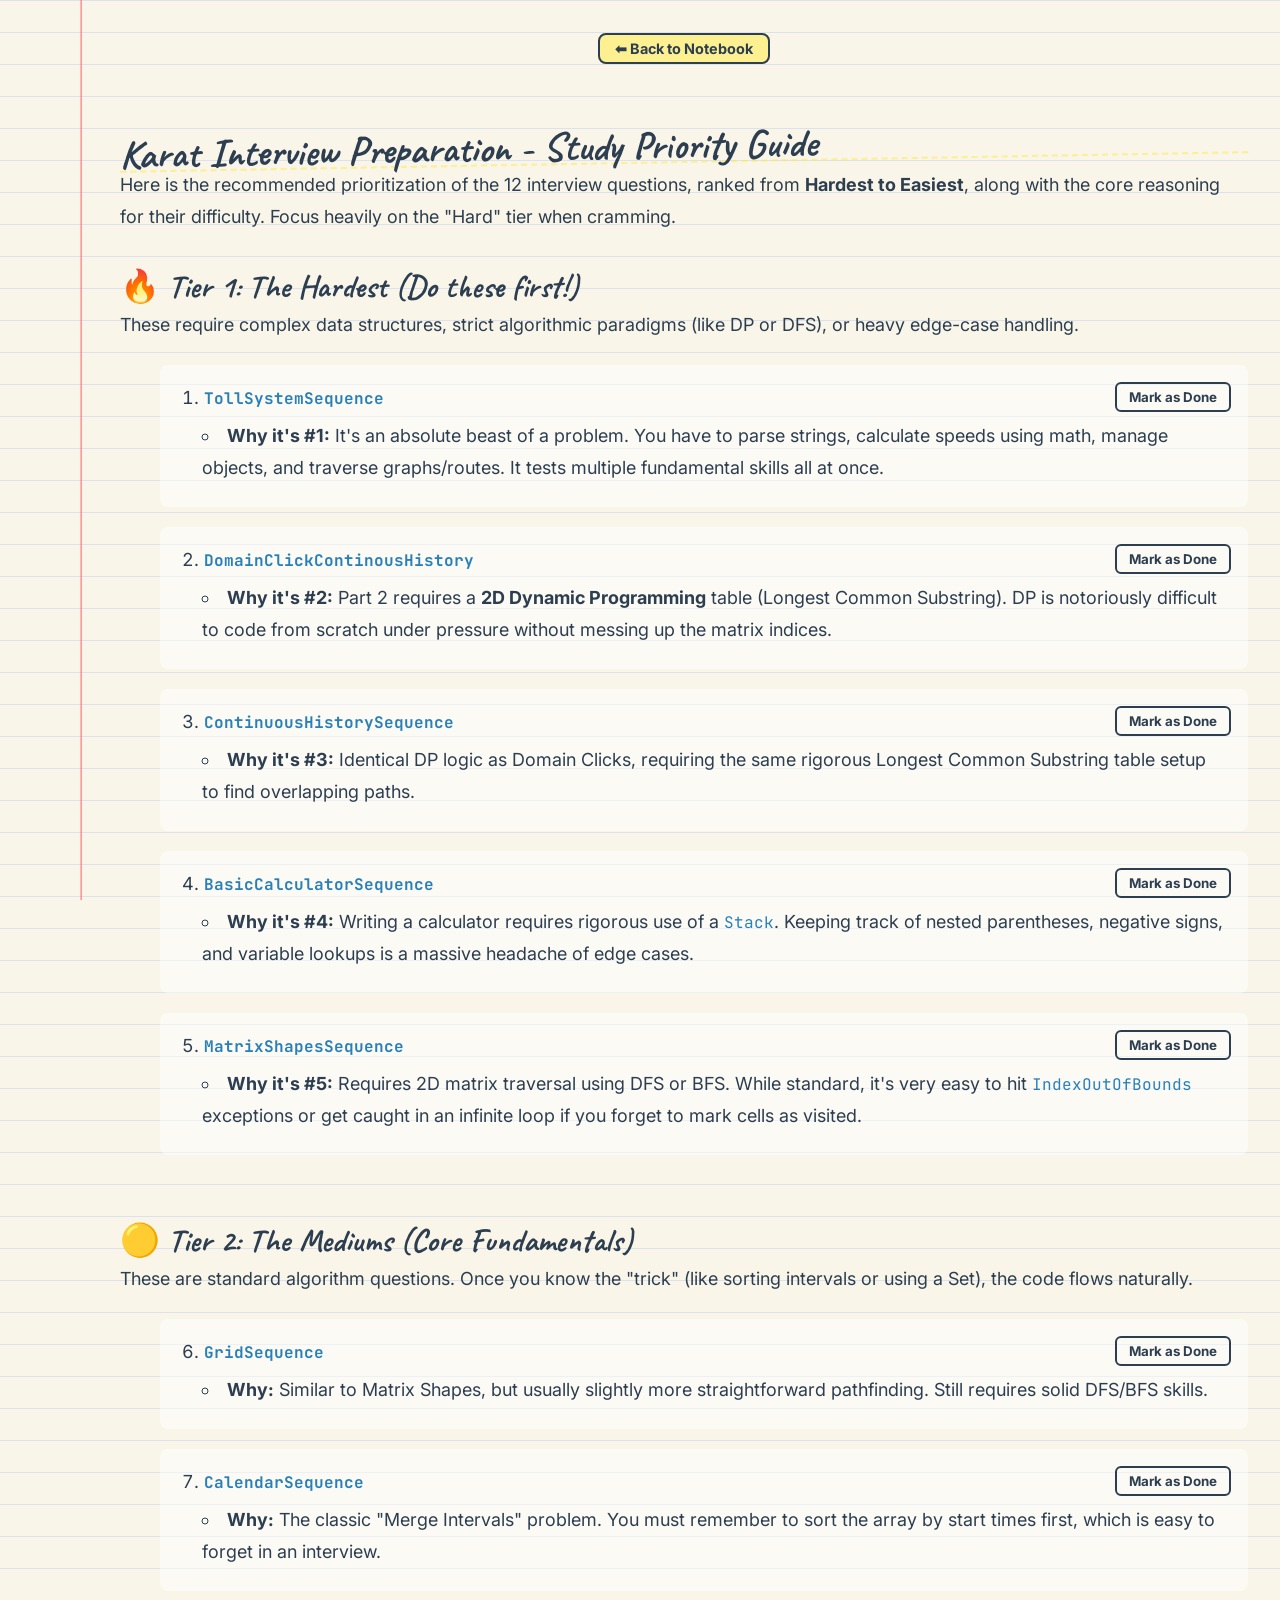
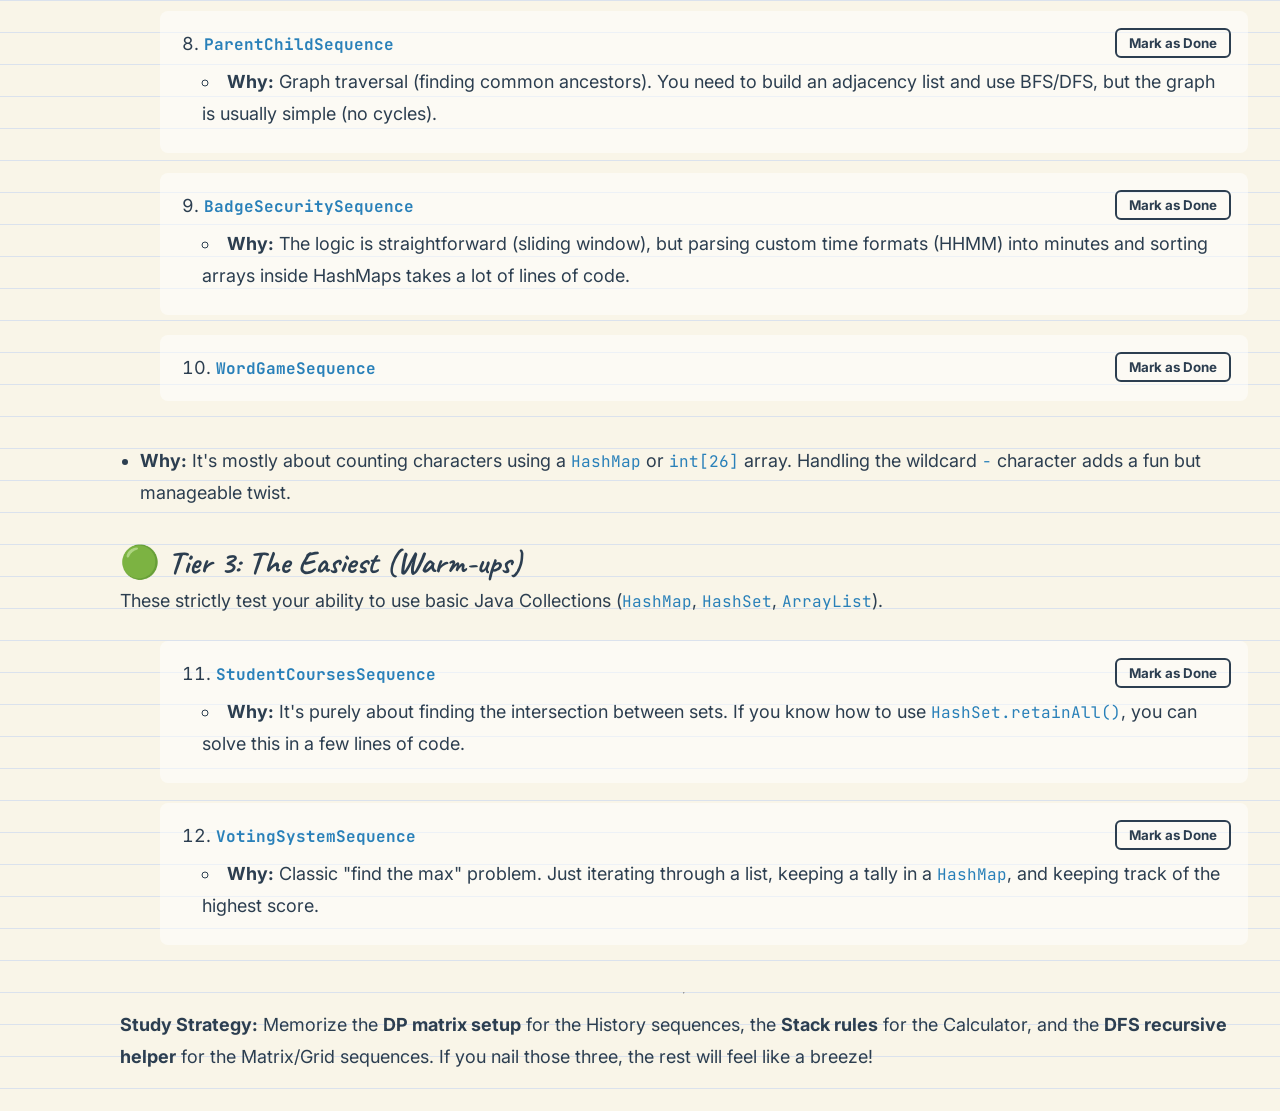
<file: frontend/priority.html>
<!DOCTYPE html>
<html lang="en">
<head>
    <meta charset="UTF-8">
    <meta name="viewport" content="width=device-width, initial-scale=1.0">
    <title>Study Priority List - Notebook Edition</title>
    <link rel="stylesheet" href="styles.css">
    <link href="https://fonts.googleapis.com/css2?family=JetBrains+Mono:wght@400;700&display=swap" rel="stylesheet">
    <style>
        /* Specific overrides for the markdown content to align with the lined paper */
        h1, h2, h3 { color: var(--highlight-dark); margin-top: 32px; margin-bottom: 0px; line-height: 32px; font-family: 'Caveat', cursive; font-size: 2rem;}
        h1 { font-size: 2.5rem; border-bottom: 2px dashed var(--highlight); }
        p, li { line-height: 32px; margin: 0; padding-top: 6px; padding-bottom: 6px; }
        ul { padding-left: 20px; margin: 0; }
        strong { color: var(--red-pen); }
    </style>
</head>
<body>
    <div class="margin-line"></div>
    <div class="container">
        <header style="margin-bottom: 32px;">
            <a href="/java-interview/" style="text-decoration: none; padding: 5px 15px; background-color: var(--highlight); color: var(--ink); border: 2px solid var(--ink); border-radius: 8px; font-weight: bold; font-family: 'Inter', sans-serif; font-size: 0.9rem;">⬅ Back to Notebook</a>
        </header>
        <h1>Karat Interview Preparation - Study Priority Guide</h1>
<p>Here is the recommended prioritization of the 12 interview questions, ranked from <strong>Hardest to Easiest</strong>, along with the core reasoning for their difficulty. Focus heavily on the &quot;Hard&quot; tier when cramming.</p>
<h2>🔥 Tier 1: The Hardest (Do these first!)</h2>
<p>These require complex data structures, strict algorithmic paradigms (like DP or DFS), or heavy edge-case handling.</p>
<ol>
<li><strong><code>TollSystemSequence</code></strong><ul>
<li><strong>Why it&#39;s #1:</strong> It&#39;s an absolute beast of a problem. You have to parse strings, calculate speeds using math, manage objects, and traverse graphs/routes. It tests multiple fundamental skills all at once.</li>
</ul>
</li>
<li><strong><code>DomainClickContinousHistory</code></strong><ul>
<li><strong>Why it&#39;s #2:</strong> Part 2 requires a <strong>2D Dynamic Programming</strong> table (Longest Common Substring). DP is notoriously difficult to code from scratch under pressure without messing up the matrix indices.</li>
</ul>
</li>
<li><strong><code>ContinuousHistorySequence</code></strong><ul>
<li><strong>Why it&#39;s #3:</strong> Identical DP logic as Domain Clicks, requiring the same rigorous Longest Common Substring table setup to find overlapping paths.</li>
</ul>
</li>
<li><strong><code>BasicCalculatorSequence</code></strong><ul>
<li><strong>Why it&#39;s #4:</strong> Writing a calculator requires rigorous use of a <code>Stack</code>. Keeping track of nested parentheses, negative signs, and variable lookups is a massive headache of edge cases.</li>
</ul>
</li>
<li><strong><code>MatrixShapesSequence</code></strong><ul>
<li><strong>Why it&#39;s #5:</strong> Requires 2D matrix traversal using DFS or BFS. While standard, it&#39;s very easy to hit <code>IndexOutOfBounds</code> exceptions or get caught in an infinite loop if you forget to mark cells as visited.</li>
</ul>
</li>
</ol>
<h2>🟡 Tier 2: The Mediums (Core Fundamentals)</h2>
<p>These are standard algorithm questions. Once you know the &quot;trick&quot; (like sorting intervals or using a Set), the code flows naturally.</p>
<ol start="6">
<li><strong><code>GridSequence</code></strong><ul>
<li><strong>Why:</strong> Similar to Matrix Shapes, but usually slightly more straightforward pathfinding. Still requires solid DFS/BFS skills.</li>
</ul>
</li>
<li><strong><code>CalendarSequence</code></strong><ul>
<li><strong>Why:</strong> The classic &quot;Merge Intervals&quot; problem. You must remember to sort the array by start times first, which is easy to forget in an interview.</li>
</ul>
</li>
<li><strong><code>ParentChildSequence</code></strong><ul>
<li><strong>Why:</strong> Graph traversal (finding common ancestors). You need to build an adjacency list and use BFS/DFS, but the graph is usually simple (no cycles).</li>
</ul>
</li>
<li><strong><code>BadgeSecuritySequence</code></strong><ul>
<li><strong>Why:</strong> The logic is straightforward (sliding window), but parsing custom time formats (HHMM) into minutes and sorting arrays inside HashMaps takes a lot of lines of code.</li>
</ul>
</li>
<li><strong><code>WordGameSequence</code></strong></li>
</ol>
<ul>
<li><strong>Why:</strong> It&#39;s mostly about counting characters using a <code>HashMap</code> or <code>int[26]</code> array. Handling the wildcard <code>-</code> character adds a fun but manageable twist.</li>
</ul>
<h2>🟢 Tier 3: The Easiest (Warm-ups)</h2>
<p>These strictly test your ability to use basic Java Collections (<code>HashMap</code>, <code>HashSet</code>, <code>ArrayList</code>).</p>
<ol start="11">
<li><strong><code>StudentCoursesSequence</code></strong><ul>
<li><strong>Why:</strong> It&#39;s purely about finding the intersection between sets. If you know how to use <code>HashSet.retainAll()</code>, you can solve this in a few lines of code.</li>
</ul>
</li>
<li><strong><code>VotingSystemSequence</code></strong><ul>
<li><strong>Why:</strong> Classic &quot;find the max&quot; problem. Just iterating through a list, keeping a tally in a <code>HashMap</code>, and keeping track of the highest score.</li>
</ul>
</li>
</ol>
<hr>
<p><strong>Study Strategy:</strong> Memorize the <strong>DP matrix setup</strong> for the History sequences, the <strong>Stack rules</strong> for the Calculator, and the <strong>DFS recursive helper</strong> for the Matrix/Grid sequences. If you nail those three, the rest will feel like a breeze!</p>

    </div>
    
    
    <style>
        .priority-block {
            padding: 15px 20px;
            margin-bottom: 20px;
            border: 2px dashed transparent;
            border-radius: 8px;
            transition: all 0.3s ease;
            position: relative;
            background: rgba(255, 255, 255, 0.5);
            list-style-position: inside;
        }
        .priority-block:hover {
            border-color: var(--blue-line);
        }
        .priority-block.done {
            opacity: 0.5;
            border-color: #2ecc71;
            background-color: rgba(46, 204, 113, 0.1);
        }
        .mark-done-btn {
            position: absolute;
            top: 15px;
            right: 15px;
            background: none;
            border: 2px solid var(--ink);
            border-radius: 6px;
            cursor: pointer;
            font-family: 'Inter', sans-serif;
            font-weight: bold;
            padding: 5px 12px;
            color: var(--ink);
            transition: 0.2s;
        }
        .priority-block.done .mark-done-btn {
            background: #2ecc71;
            color: white;
            border-color: #2ecc71;
        }
    </style>
    <script>
    document.addEventListener('DOMContentLoaded', () => {
        const listItems = document.querySelectorAll('ol > li');
        
        listItems.forEach((li, index) => {
            li.classList.add('priority-block');
            
            const btn = document.createElement('button');
            btn.className = 'mark-done-btn';
            btn.innerText = 'Mark as Done';
            
            const qId = 'priority_q_' + index;
            if (localStorage.getItem(qId) === 'true') {
                li.classList.add('done');
                btn.innerText = '✓ Done';
            }
            
            btn.onclick = () => {
                const isDone = li.classList.toggle('done');
                localStorage.setItem(qId, isDone);
                btn.innerText = isDone ? '✓ Done' : 'Mark as Done';
            };
            
            li.appendChild(btn);
        });
    });
    </script>
    

    
</body>
</html>
</file>
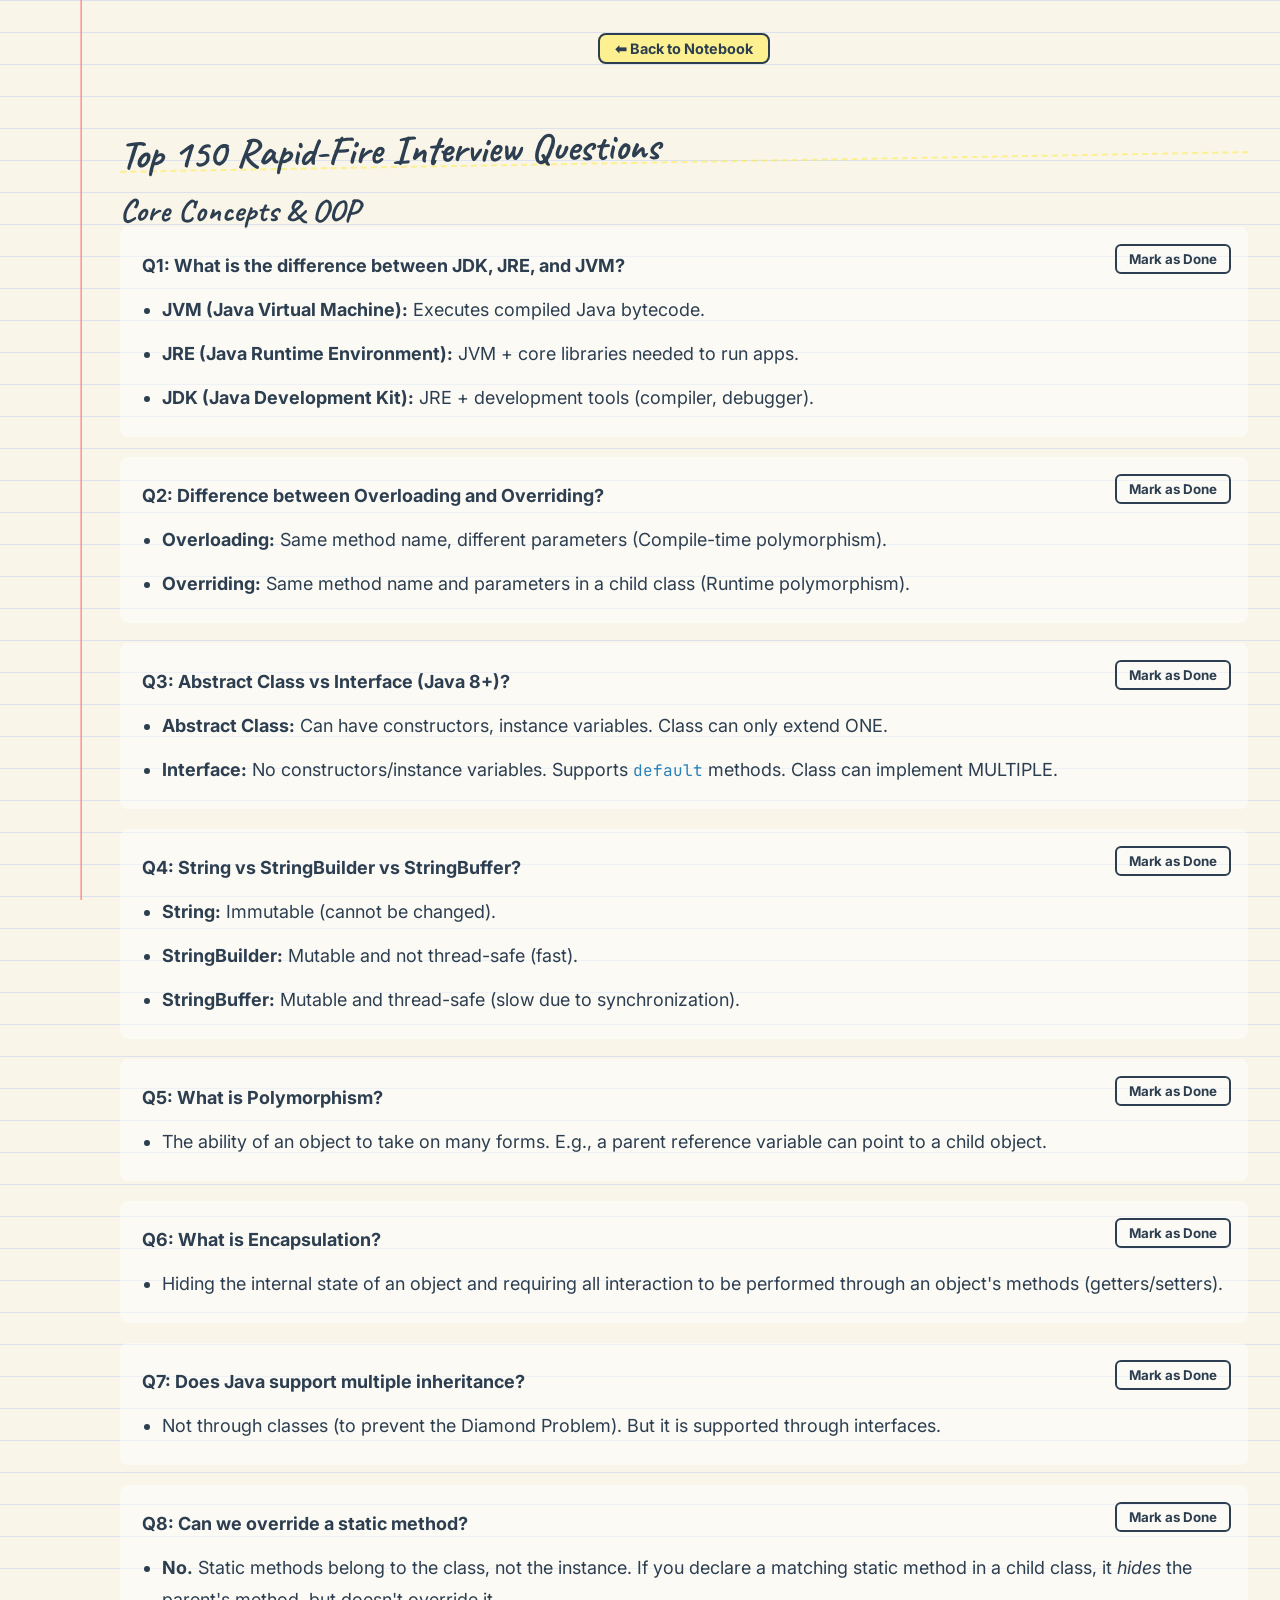
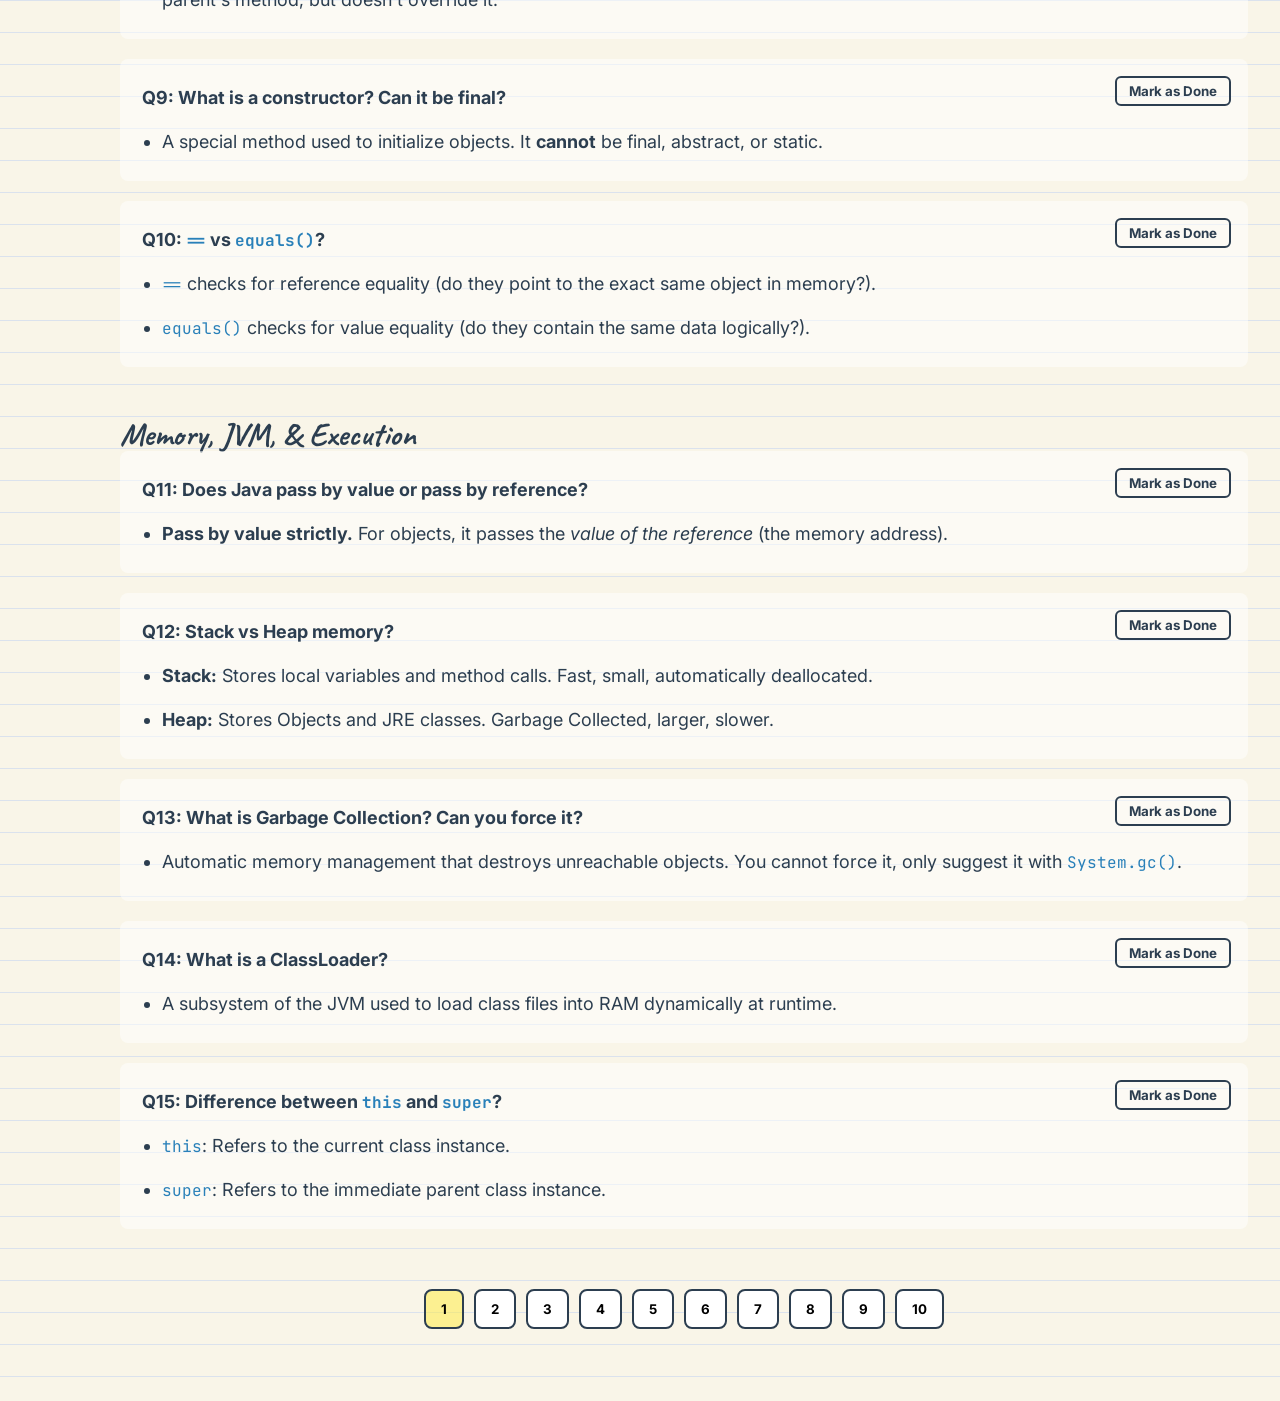
<file: frontend/rapid-fire.html>
<!DOCTYPE html>
<html lang="en">
<head>
    <meta charset="UTF-8">
    <meta name="viewport" content="width=device-width, initial-scale=1.0">
    <title>150 Rapid-Fire Q&A - Notebook Edition</title>
    <link rel="stylesheet" href="styles.css">
    <link href="https://fonts.googleapis.com/css2?family=JetBrains+Mono:wght@400;700&display=swap" rel="stylesheet">
    <style>
        /* Specific overrides for the markdown content to align with the lined paper */
        h1, h2, h3 { color: var(--highlight-dark); margin-top: 32px; margin-bottom: 0px; line-height: 32px; font-family: 'Caveat', cursive; font-size: 2rem;}
        h1 { font-size: 2.5rem; border-bottom: 2px dashed var(--highlight); }
        p, li { line-height: 32px; margin: 0; padding-top: 6px; padding-bottom: 6px; }
        ul { padding-left: 20px; margin: 0; }
        strong { color: var(--red-pen); }
    </style>
</head>
<body>
    <div class="margin-line"></div>
    <div class="container">
        <header style="margin-bottom: 32px;">
            <a href="/java-interview/" style="text-decoration: none; padding: 5px 15px; background-color: var(--highlight); color: var(--ink); border: 2px solid var(--ink); border-radius: 8px; font-weight: bold; font-family: 'Inter', sans-serif; font-size: 0.9rem;">⬅ Back to Notebook</a>
        </header>
        <h1>Top 150 Rapid-Fire Interview Questions</h1>
<h2>Core Concepts &amp; OOP</h2>
<p><strong>Q1: What is the difference between JDK, JRE, and JVM?</strong></p>
<ul>
<li><strong>JVM (Java Virtual Machine):</strong> Executes compiled Java bytecode.</li>
<li><strong>JRE (Java Runtime Environment):</strong> JVM + core libraries needed to run apps.</li>
<li><strong>JDK (Java Development Kit):</strong> JRE + development tools (compiler, debugger).</li>
</ul>
<p><strong>Q2: Difference between Overloading and Overriding?</strong></p>
<ul>
<li><strong>Overloading:</strong> Same method name, different parameters (Compile-time polymorphism).</li>
<li><strong>Overriding:</strong> Same method name and parameters in a child class (Runtime polymorphism).</li>
</ul>
<p><strong>Q3: Abstract Class vs Interface (Java 8+)?</strong></p>
<ul>
<li><strong>Abstract Class:</strong> Can have constructors, instance variables. Class can only extend ONE.</li>
<li><strong>Interface:</strong> No constructors/instance variables. Supports <code>default</code> methods. Class can implement MULTIPLE.</li>
</ul>
<p><strong>Q4: String vs StringBuilder vs StringBuffer?</strong></p>
<ul>
<li><strong>String:</strong> Immutable (cannot be changed).</li>
<li><strong>StringBuilder:</strong> Mutable and not thread-safe (fast).</li>
<li><strong>StringBuffer:</strong> Mutable and thread-safe (slow due to synchronization).</li>
</ul>
<p><strong>Q5: What is Polymorphism?</strong></p>
<ul>
<li>The ability of an object to take on many forms. E.g., a parent reference variable can point to a child object.</li>
</ul>
<p><strong>Q6: What is Encapsulation?</strong></p>
<ul>
<li>Hiding the internal state of an object and requiring all interaction to be performed through an object&#39;s methods (getters/setters).</li>
</ul>
<p><strong>Q7: Does Java support multiple inheritance?</strong></p>
<ul>
<li>Not through classes (to prevent the Diamond Problem). But it is supported through interfaces.</li>
</ul>
<p><strong>Q8: Can we override a static method?</strong></p>
<ul>
<li><strong>No.</strong> Static methods belong to the class, not the instance. If you declare a matching static method in a child class, it <em>hides</em> the parent&#39;s method, but doesn&#39;t override it.</li>
</ul>
<p><strong>Q9: What is a constructor? Can it be final?</strong></p>
<ul>
<li>A special method used to initialize objects. It <strong>cannot</strong> be final, abstract, or static.</li>
</ul>
<p><strong>Q10: <code>==</code> vs <code>equals()</code>?</strong></p>
<ul>
<li><code>==</code> checks for reference equality (do they point to the exact same object in memory?).</li>
<li><code>equals()</code> checks for value equality (do they contain the same data logically?).</li>
</ul>
<h2>Memory, JVM, &amp; Execution</h2>
<p><strong>Q11: Does Java pass by value or pass by reference?</strong></p>
<ul>
<li><strong>Pass by value strictly.</strong> For objects, it passes the <em>value of the reference</em> (the memory address).</li>
</ul>
<p><strong>Q12: Stack vs Heap memory?</strong></p>
<ul>
<li><strong>Stack:</strong> Stores local variables and method calls. Fast, small, automatically deallocated.</li>
<li><strong>Heap:</strong> Stores Objects and JRE classes. Garbage Collected, larger, slower.</li>
</ul>
<p><strong>Q13: What is Garbage Collection? Can you force it?</strong></p>
<ul>
<li>Automatic memory management that destroys unreachable objects. You cannot force it, only suggest it with <code>System.gc()</code>.</li>
</ul>
<p><strong>Q14: What is a ClassLoader?</strong></p>
<ul>
<li>A subsystem of the JVM used to load class files into RAM dynamically at runtime.</li>
</ul>
<p><strong>Q15: Difference between <code>this</code> and <code>super</code>?</strong></p>
<ul>
<li><code>this</code>: Refers to the current class instance.</li>
<li><code>super</code>: Refers to the immediate parent class instance.</li>
</ul>
<p><strong>Q16: What is a memory leak in Java?</strong></p>
<ul>
<li>When objects are no longer needed but are still referenced by the application, preventing the Garbage Collector from clearing them.</li>
</ul>
<p><strong>Q17: What does the <code>final</code> keyword do?</strong></p>
<ul>
<li>Variable: Cannot be reassigned.</li>
<li>Method: Cannot be overridden.</li>
<li>Class: Cannot be inherited (extended).</li>
</ul>
<p><strong>Q18: OutOfMemoryError vs StackOverflowError?</strong></p>
<ul>
<li><strong>OutOfMemoryError:</strong> Heap is full (too many objects).</li>
<li><strong>StackOverflowError:</strong> Stack is full (usually infinite recursion).</li>
</ul>
<h2>Collections Framework</h2>
<p><strong>Q19: HashMap vs HashTable?</strong></p>
<ul>
<li><strong>HashMap:</strong> Not thread-safe, allows 1 null key. Fast.</li>
<li><strong>HashTable:</strong> Thread-safe, no null keys allowed. Slow.</li>
</ul>
<p><strong>Q20: ArrayList vs LinkedList?</strong></p>
<ul>
<li><strong>ArrayList:</strong> Dynamic array. Fast random access <code>get()</code>, slow middle insertions.</li>
<li><strong>LinkedList:</strong> Doubly linked list. Fast insertions/deletions, slow random access.</li>
</ul>
<p><strong>Q21: Set vs List?</strong></p>
<ul>
<li><strong>Set:</strong> Cannot contain duplicates. No guaranteed order (usually).</li>
<li><strong>List:</strong> Can contain duplicates. Maintains insertion order.</li>
</ul>
<p><strong>Q22: HashMap vs ConcurrentHashMap?</strong></p>
<ul>
<li><strong>ConcurrentHashMap</strong> is thread-safe but much faster than HashTable because it only locks a specific bucket/segment during updates, not the whole map.</li>
</ul>
<p><strong>Q23: How does a HashMap work internally?</strong></p>
<ul>
<li>Uses an array of LinkedLists (or Trees in Java 8+). It hashes the key to find the array index (bucket). If multiple keys hash to the same bucket, they are chained.</li>
</ul>
<p><strong>Q24: Fail-fast vs Fail-safe iterators?</strong></p>
<ul>
<li><strong>Fail-fast:</strong> Throws <code>ConcurrentModificationException</code> if a collection is modified while iterating (e.g., <code>ArrayList</code>).</li>
<li><strong>Fail-safe:</strong> Clones the collection, so modifications don&#39;t crash the iterator (e.g., <code>ConcurrentHashMap</code>).</li>
</ul>
<p><strong>Q25: Comparable vs Comparator?</strong></p>
<ul>
<li><strong>Comparable:</strong> Defines default sorting (<code>compareTo</code>). Only 1 sequence possible.</li>
<li><strong>Comparator:</strong> Defines custom sorting (<code>compare</code>). Can create multiple sorting sequences.</li>
</ul>
<p><strong>Q26: HashSet vs TreeSet?</strong></p>
<ul>
<li><strong>HashSet:</strong> Backed by HashMap. Unordered. O(1) time.</li>
<li><strong>TreeSet:</strong> Backed by TreeMap. Sorted in ascending order. O(log N) time.</li>
</ul>
<p><strong>Q27: Iterator vs ListIterator?</strong></p>
<ul>
<li><code>Iterator</code> goes in one direction. <code>ListIterator</code> can go forward and backward and can be used to add/modify elements during traversal.</li>
</ul>
<p><strong>Q28: Array vs ArrayList?</strong></p>
<ul>
<li>Array is fixed-size and can hold primitives. ArrayList is dynamically sized and can only hold Objects (wrapper classes).</li>
</ul>
<h2>Multithreading &amp; Concurrency</h2>
<p><strong>Q29: Runnable vs Thread?</strong></p>
<ul>
<li><strong>Runnable:</strong> Better. Allows class to extend another class and separates task from execution.</li>
<li><strong>Thread:</strong> Class cannot extend anything else.</li>
</ul>
<p><strong>Q30: <code>wait()</code> vs <code>sleep()</code>?</strong></p>
<ul>
<li><strong>wait():</strong> Called on Object. Releases the lock. Woken by <code>notify()</code>.</li>
<li><strong>sleep():</strong> Called on Thread. Pauses but <em>keeps</em> the lock.</li>
</ul>
<p><strong>Q31: What is the <code>volatile</code> keyword?</strong></p>
<ul>
<li>Ensures a variable is read from main memory, not from CPU cache, giving all threads the most up-to-date value.</li>
</ul>
<p><strong>Q32: What is synchronization?</strong></p>
<ul>
<li>Ensuring that only one thread can execute a critical block of code or access a shared resource at a time.</li>
</ul>
<p><strong>Q33: Callable vs Runnable?</strong></p>
<ul>
<li><code>Runnable</code>&#39;s <code>run()</code> method returns void and cannot throw checked exceptions.</li>
<li><code>Callable</code>&#39;s <code>call()</code> method returns a result and can throw checked exceptions.</li>
</ul>
<p><strong>Q34: Thread pool vs manual threads?</strong></p>
<ul>
<li>Thread pools reuse existing threads, reducing the overhead of creating and destroying threads constantly.</li>
</ul>
<p><strong>Q35: What is a daemon thread?</strong></p>
<ul>
<li>A low-priority background thread (like Garbage Collector). The JVM exits when only daemon threads remain.</li>
</ul>
<p><strong>Q36: Deadlock and how to prevent it?</strong></p>
<ul>
<li>Two threads block each other permanently waiting for locks. Prevent by always acquiring multiple locks in the exact same order across all threads.</li>
</ul>
<h2>Exceptions &amp; Miscellaneous</h2>
<p><strong>Q37: Checked vs Unchecked Exceptions?</strong></p>
<ul>
<li><strong>Checked:</strong> Checked at compile-time (e.g., <code>IOException</code>). Must be caught or thrown.</li>
<li><strong>Unchecked:</strong> Runtime errors (e.g., <code>NullPointerException</code>). Extend <code>RuntimeException</code>.</li>
</ul>
<p><strong>Q38: <code>throw</code> vs <code>throws</code>?</strong></p>
<ul>
<li><code>throw</code>: Used to actually trigger an exception inside a method.</li>
<li><code>throws</code>: Used in the method signature to declare that the method <em>might</em> throw an exception.</li>
</ul>
<p><strong>Q39: Can we have <code>try</code> without <code>catch</code>?</strong></p>
<ul>
<li>Yes, but only if it is followed by a <code>finally</code> block or is a &quot;try-with-resources&quot; block.</li>
</ul>
<p><strong>Q40: What happens if an exception is thrown in a <code>finally</code> block?</strong></p>
<ul>
<li>The original exception might be swallowed/lost if the <code>finally</code> block exception isn&#39;t caught.</li>
</ul>
<p><strong>Q41: <code>finally</code> vs <code>finalize()</code>?</strong></p>
<ul>
<li><strong>finally:</strong> Block of code that executes after try/catch regardless of outcome.</li>
<li><strong>finalize():</strong> Deprecated method called before Garbage Collection.</li>
</ul>
<h2>Java 8+ Features &amp; Modern Java</h2>
<p><strong>Q42: What are Lambda Expressions?</strong></p>
<ul>
<li>Short blocks of code that take parameters and return a value, providing a clear way to represent a functional interface.</li>
</ul>
<p><strong>Q43: What is the Stream API?</strong></p>
<ul>
<li>Used to process collections of objects in a functional style (map, filter, reduce).</li>
</ul>
<p><strong>Q44: Map vs flatMap in Streams?</strong></p>
<ul>
<li><code>map</code>: Transforms each element into another object (1-to-1).</li>
<li><code>flatMap</code>: Transforms each element into a stream of objects and flattens them into a single stream (1-to-many).</li>
</ul>
<p><strong>Q45: <code>Optional</code> class in Java 8?</strong></p>
<ul>
<li>A container object used to contain not-null objects, cleanly handling the <code>NullPointerException</code> problem.</li>
</ul>
<p><strong>Q46: Default methods in interfaces?</strong></p>
<ul>
<li>Allow you to add new methods to interfaces with a default implementation without breaking classes that already implement the interface.</li>
</ul>
<p><strong>Q47: What is Dependency Injection?</strong></p>
<ul>
<li>Passing dependencies (objects) into a class rather than the class instantiating them itself. Makes testing easier.</li>
</ul>
<p><strong>Q48: What are Annotations?</strong></p>
<ul>
<li>Metadata added to Java code (e.g., <code>@Override</code>) that can be processed at compile-time or runtime.</li>
</ul>
<p><strong>Q49: Transient vs Volatile variables?</strong></p>
<ul>
<li><code>transient</code>: The variable will NOT be serialized.</li>
<li><code>volatile</code>: The variable is visible to all threads (bypasses CPU cache).</li>
</ul>
<p><strong>Q50: What is serialization?</strong></p>
<ul>
<li>Converting the state of an object into a byte stream so it can be saved to a file or sent over a network.</li>
</ul>
<h2>Spring Boot &amp; Spring Framework (50 Questions)</h2>
<p><strong>Q51: What is Spring Boot?</strong></p>
<ul>
<li>An extension of the Spring framework that eliminates boilerplate configurations and provides an opinionated, ready-to-run environment with embedded servers.</li>
</ul>
<p><strong>Q52: What does <code>@SpringBootApplication</code> do?</strong></p>
<ul>
<li>It is a combination of three annotations: <code>@Configuration</code>, <code>@EnableAutoConfiguration</code>, and <code>@ComponentScan</code>.</li>
</ul>
<p><strong>Q53: Spring vs Spring Boot?</strong></p>
<ul>
<li>Spring requires heavy XML or Java configuration and an external server. Spring Boot relies on auto-configuration and has embedded Tomcat/Jetty.</li>
</ul>
<p><strong>Q54: What is Inversion of Control (IoC)?</strong></p>
<ul>
<li>Transferring the control of object creation and dependency management from the programmer to the Spring container.</li>
</ul>
<p><strong>Q55: <code>@Controller</code> vs <code>@RestController</code>?</strong></p>
<ul>
<li><code>@Controller</code> returns a View (HTML/JSP). <code>@RestController</code> combines <code>@Controller</code> and <code>@ResponseBody</code> to return data (JSON/XML).</li>
</ul>
<p><strong>Q56: What is <code>@Autowired</code>?</strong></p>
<ul>
<li>Tells Spring to automatically inject a dependency (bean) into a class via field, constructor, or setter.</li>
</ul>
<p><strong>Q57: <code>@Component</code> vs <code>@Bean</code>?</strong></p>
<ul>
<li><code>@Component</code> is a class-level annotation used during classpath scanning. <code>@Bean</code> is a method-level annotation used inside <code>@Configuration</code> classes to explicitly declare a bean.</li>
</ul>
<p><strong>Q58: <code>@Service</code> vs <code>@Repository</code>?</strong></p>
<ul>
<li>Both are specializations of <code>@Component</code>. <code>@Service</code> holds business logic. <code>@Repository</code> holds database access logic and translates SQL exceptions into Spring exceptions.</li>
</ul>
<p><strong>Q59: What is Spring Data JPA?</strong></p>
<ul>
<li>An abstraction over JPA (like Hibernate) that drastically reduces boilerplate code by generating SQL queries based on method names (e.g., <code>findByUsername</code>).</li>
</ul>
<p><strong>Q60: <code>@Primary</code> vs <code>@Qualifier</code>?</strong></p>
<ul>
<li>When multiple beans of the same type exist, <code>@Primary</code> marks the default bean. <code>@Qualifier(&quot;beanName&quot;)</code> explicitly specifies which one to inject.</li>
</ul>
<p><strong>Q61: What is a Spring Profile?</strong></p>
<ul>
<li>Allows you to separate application configurations (like database URLs) for different environments (dev, test, prod).</li>
</ul>
<p><strong>Q62: <code>application.properties</code> vs <code>application.yml</code>?</strong></p>
<ul>
<li>Both hold configurations. <code>.yml</code> uses hierarchical indentation which is easier to read for nested properties, while <code>.properties</code> uses flat key-value pairs.</li>
</ul>
<p><strong>Q63: What is Spring Boot Actuator?</strong></p>
<ul>
<li>Provides built-in production-ready endpoints (like <code>/health</code>, <code>/metrics</code>, <code>/info</code>) to monitor and manage your application.</li>
</ul>
<p><strong>Q64: How do you change the default port (8080)?</strong></p>
<ul>
<li>By adding <code>server.port=9090</code> in <code>application.properties</code>.</li>
</ul>
<p><strong>Q65: What is AOP (Aspect-Oriented Programming)?</strong></p>
<ul>
<li>A programming paradigm that separates cross-cutting concerns (like logging, security, transactions) from the main business logic.</li>
</ul>
<p><strong>Q66: Pointcut vs Advice in AOP?</strong></p>
<ul>
<li><strong>Pointcut:</strong> The expression that defines <em>where</em> the code should be intercepted (e.g., all methods in a service).</li>
<li><strong>Advice:</strong> The actual action/code taken <em>when</em> the pointcut is reached (e.g., print log).</li>
</ul>
<p><strong>Q67: Filter vs Interceptor?</strong></p>
<ul>
<li><strong>Filter:</strong> Part of the Servlet API. Runs before the request reaches the Spring DispatcherServlet.</li>
<li><strong>Interceptor:</strong> Part of Spring. Runs after DispatcherServlet but before the Controller.</li>
</ul>
<p><strong>Q68: What is Spring Security?</strong></p>
<ul>
<li>A highly customizable authentication and access-control framework for Spring applications.</li>
</ul>
<p><strong>Q69: <code>@Transactional</code>?</strong></p>
<ul>
<li>Ensures that a method executes within a database transaction. If an exception occurs, the entire transaction rolls back automatically.</li>
</ul>
<p><strong>Q70: Transaction Propagation?</strong></p>
<ul>
<li>Defines what happens if a transactional method is called by another transactional method (e.g., <code>REQUIRED</code>, <code>REQUIRES_NEW</code>).</li>
</ul>
<p><strong>Q71: Transaction Isolation Levels?</strong></p>
<ul>
<li>Determines how transactions isolate from each other (e.g., <code>READ_COMMITTED</code>, <code>SERIALIZABLE</code>) to prevent dirty reads or phantom reads.</li>
</ul>
<p><strong>Q72: <code>@ControllerAdvice</code> vs <code>@ExceptionHandler</code>?</strong></p>
<ul>
<li><code>@ExceptionHandler</code> handles exceptions within a single controller. <code>@ControllerAdvice</code> acts as a global interceptor to handle exceptions across ALL controllers.</li>
</ul>
<p><strong>Q73: What is CommandLineRunner?</strong></p>
<ul>
<li>An interface used to execute specific blocks of code exactly once, immediately after the Spring Boot application starts.</li>
</ul>
<p><strong>Q74: What is Spring Boot DevTools?</strong></p>
<ul>
<li>A module providing fast application restarts, LiveReload, and sensible development-time configuration defaults.</li>
</ul>
<p><strong>Q75: How to disable a specific AutoConfiguration?</strong></p>
<ul>
<li><code>@SpringBootApplication(exclude = {DataSourceAutoConfiguration.class})</code></li>
</ul>
<p><strong>Q76: What is Spring Cloud?</strong></p>
<ul>
<li>A suite of tools for building distributed systems and microservices (service discovery, routing, circuit breakers).</li>
</ul>
<p><strong>Q77: What is Eureka?</strong></p>
<ul>
<li>A Service Registry in Spring Cloud where microservices register themselves so they can discover and communicate with each other.</li>
</ul>
<p><strong>Q78: What is an API Gateway (Zuul / Spring Cloud Gateway)?</strong></p>
<ul>
<li>A single entry point for all clients. It routes requests to appropriate microservices and handles cross-cutting concerns like authentication and rate limiting.</li>
</ul>
<p><strong>Q79: Ribbon / Spring Cloud LoadBalancer?</strong></p>
<ul>
<li>A client-side load balancer that distributes incoming requests across multiple instances of a microservice.</li>
</ul>
<p><strong>Q80: What is a Feign Client?</strong></p>
<ul>
<li>A declarative web service client that makes calling other REST APIs as easy as calling a local Java interface.</li>
</ul>
<p><strong>Q81: What is a Circuit Breaker (Resilience4j / Hystrix)?</strong></p>
<ul>
<li>A pattern that prevents an application from repeatedly trying to execute an operation that is likely to fail, returning a fallback response instead.</li>
</ul>
<p><strong>Q82: What is <code>@Cacheable</code>?</strong></p>
<ul>
<li>Triggers cache population. If the method is called with the same parameters, the cached result is returned without executing the method.</li>
</ul>
<p><strong>Q83: <code>@MockBean</code> vs <code>@Mock</code>?</strong></p>
<ul>
<li><code>@Mock</code> is purely Mockito. <code>@MockBean</code> is Spring Boot specific; it adds a mock to the Spring ApplicationContext, replacing any existing bean of the same type.</li>
</ul>
<p><strong>Q84: What is Swagger / OpenAPI?</strong></p>
<ul>
<li>A tool used to automatically generate interactive API documentation for your RESTful services.</li>
</ul>
<p><strong>Q85: What is Spring Batch?</strong></p>
<ul>
<li>A framework designed to handle robust processing of large volumes of records (batch processing).</li>
</ul>
<p><strong>Q86: <code>@Async</code>?</strong></p>
<ul>
<li>Marks a method to be executed in a separate thread asynchronously, returning a <code>CompletableFuture</code>.</li>
</ul>
<p><strong>Q87: What is Spring WebFlux?</strong></p>
<ul>
<li>Spring&#39;s reactive-stack web framework used to build fully non-blocking, asynchronous, and event-driven applications.</li>
</ul>
<p><strong>Q88: Dependency Injection Types?</strong></p>
<ul>
<li>Constructor Injection (recommended), Setter Injection, and Field Injection (not recommended).</li>
</ul>
<p><strong>Q89: PathVariable vs RequestParam?</strong></p>
<ul>
<li><code>@PathVariable</code>: Extracts values from the URI path (<code>/users/{id}</code>).</li>
<li><code>@RequestParam</code>: Extracts values from query parameters (<code>/users?id=5</code>).</li>
</ul>
<p><strong>Q90: How to handle CORS in Spring Boot?</strong></p>
<ul>
<li>Using the <code>@CrossOrigin</code> annotation on the controller or configuring a global <code>WebMvcConfigurer</code>.</li>
</ul>
<p><strong>Q91: Entity vs DTO?</strong></p>
<ul>
<li><strong>Entity:</strong> Maps directly to a database table.</li>
<li><strong>DTO (Data Transfer Object):</strong> An object used to transfer specifically formatted data between the client and server without exposing the database structure.</li>
</ul>
<p><strong>Q92: What is JPA vs Hibernate?</strong></p>
<ul>
<li>JPA is just a specification (interface/rules). Hibernate is the actual implementation of that specification.</li>
</ul>
<p><strong>Q93: N+1 Problem in Hibernate?</strong></p>
<ul>
<li>When you fetch a list of entities (1 query) and then access their lazy-loaded relationships, triggering N additional queries. Solved via <code>JOIN FETCH</code>.</li>
</ul>
<p><strong>Q94: Lazy vs Eager Loading?</strong></p>
<ul>
<li><strong>Eager:</strong> Loads associated entities immediately.</li>
<li><strong>Lazy:</strong> Loads associated entities only when they are explicitly accessed for the first time.</li>
</ul>
<p><strong>Q95: What is a Bean Scope?</strong></p>
<ul>
<li>Defines the lifecycle of a bean. Default is <code>Singleton</code> (one instance per context). Others: <code>Prototype</code> (new instance every time), <code>Request</code>, <code>Session</code>.</li>
</ul>
<p><strong>Q96: What is a DispatcherServlet?</strong></p>
<ul>
<li>The Front Controller in Spring MVC. It intercepts all incoming HTTP requests and delegates them to the appropriate <code>@Controller</code>.</li>
</ul>
<p><strong>Q97: Spring Boot starter dependencies?</strong></p>
<ul>
<li>Convenient dependency descriptors (e.g., <code>spring-boot-starter-web</code>) that automatically pull in all necessary libraries for a specific feature.</li>
</ul>
<p><strong>Q98: Can you bypass the Spring IoC container?</strong></p>
<ul>
<li>Yes, by manually instantiating an object using the <code>new</code> keyword, but then Spring won&#39;t manage its lifecycle or inject its dependencies.</li>
</ul>
<p><strong>Q99: What is Jackson?</strong></p>
<ul>
<li>The default library used by Spring Boot to serialize and deserialize Java objects into JSON.</li>
</ul>
<p><strong>Q100: How to secure passwords in Spring Boot?</strong></p>
<ul>
<li>Use <code>BCryptPasswordEncoder</code> to hash passwords before storing them in the database. Never store plain text.</li>
</ul>
<h2>System Architecture &amp; System Design (50 Questions)</h2>
<p><strong>Q101: Monolith vs Microservices?</strong></p>
<ul>
<li><strong>Monolith:</strong> Single unified codebase and deployment. Easy to start, hard to scale.</li>
<li><strong>Microservices:</strong> Distributed suite of independent services. Highly scalable but complex to manage.</li>
</ul>
<p><strong>Q102: What is REST?</strong></p>
<ul>
<li>Representational State Transfer. An architectural style that uses standard HTTP methods, statelessness, and resource-based URIs.</li>
</ul>
<p><strong>Q103: PUT vs POST vs PATCH?</strong></p>
<ul>
<li><strong>POST:</strong> Create a new resource.</li>
<li><strong>PUT:</strong> Completely replace an existing resource. Idempotent.</li>
<li><strong>PATCH:</strong> Partially update an existing resource.</li>
</ul>
<p><strong>Q104: What is SOAP?</strong></p>
<ul>
<li>A strict, XML-based messaging protocol. Heavyweight and highly secure, often used in legacy financial systems.</li>
</ul>
<p><strong>Q105: What is the CAP Theorem?</strong></p>
<ul>
<li>A distributed system can only guarantee two out of three: Consistency, Availability, and Partition Tolerance. (Networks fail, so you must choose between C or A).</li>
</ul>
<p><strong>Q106: What is Event-Driven Architecture?</strong></p>
<ul>
<li>Services communicate asynchronously by emitting and listening to events/messages rather than direct API calls.</li>
</ul>
<p><strong>Q107: What is CQRS?</strong></p>
<ul>
<li>Command Query Responsibility Segregation. Separating read operations (Queries) from write operations (Commands) to scale them independently.</li>
</ul>
<p><strong>Q108: What is Event Sourcing?</strong></p>
<ul>
<li>Instead of storing the current state of an object, you store an append-only log of all events/changes that ever happened to it.</li>
</ul>
<p><strong>Q109: Message Queue vs Pub/Sub?</strong></p>
<ul>
<li><strong>Message Queue:</strong> One message is consumed by exactly one consumer (Point-to-point).</li>
<li><strong>Pub/Sub:</strong> One message is broadcasted to multiple independent subscribers.</li>
</ul>
<p><strong>Q110: Kafka vs RabbitMQ?</strong></p>
<ul>
<li><strong>RabbitMQ:</strong> Traditional message broker, pushes messages to consumers, removes them after consumption.</li>
<li><strong>Kafka:</strong> Distributed commit log, consumers pull messages, retains messages for a configured time. Built for massive data streaming.</li>
</ul>
<p><strong>Q111: What is a Load Balancer?</strong></p>
<ul>
<li>A server that distributes incoming network traffic across multiple backend servers to ensure no single server gets overwhelmed.</li>
</ul>
<p><strong>Q112: Layer 4 vs Layer 7 Load Balancing?</strong></p>
<ul>
<li><strong>Layer 4 (Transport):</strong> Routes traffic based purely on IP address and TCP port. Fast.</li>
<li><strong>Layer 7 (Application):</strong> Routes traffic based on HTTP headers, URLs, or cookies. Smart.</li>
</ul>
<p><strong>Q113: Forward Proxy vs Reverse Proxy?</strong></p>
<ul>
<li><strong>Forward Proxy:</strong> Sits in front of a client and hides the client&#39;s identity from the internet (e.g., VPN).</li>
<li><strong>Reverse Proxy:</strong> Sits in front of a server and hides the server&#39;s identity from clients (e.g., Nginx, API Gateway).</li>
</ul>
<p><strong>Q114: What is Caching?</strong></p>
<ul>
<li>Storing frequently accessed, expensive-to-compute data in fast memory (RAM) to reduce latency and database load.</li>
</ul>
<p><strong>Q115: Redis vs Memcached?</strong></p>
<ul>
<li>Both are in-memory data stores. Redis supports complex data types (Lists, Sets), persistence, and replication. Memcached is strictly simple key-value strings.</li>
</ul>
<p><strong>Q116: Cache Aside vs Write-Through?</strong></p>
<ul>
<li><strong>Cache Aside:</strong> App checks cache; if miss, fetches from DB and updates cache.</li>
<li><strong>Write-Through:</strong> App writes to cache, and cache immediately writes to DB synchronously.</li>
</ul>
<p><strong>Q117: What is a CDN (Content Delivery Network)?</strong></p>
<ul>
<li>A geographically distributed network of proxy servers used to cache static assets (images, JS, CSS) closer to users.</li>
</ul>
<p><strong>Q118: Database Sharding?</strong></p>
<ul>
<li>A form of horizontal scaling where a single large database table is split into multiple smaller tables across different servers based on a shard key.</li>
</ul>
<p><strong>Q119: Vertical vs Horizontal Scaling?</strong></p>
<ul>
<li><strong>Vertical (Scale Up):</strong> Adding more CPU/RAM to a single machine. Has a hardware limit.</li>
<li><strong>Horizontal (Scale Out):</strong> Adding more machines to a cluster. Unlimited scaling.</li>
</ul>
<p><strong>Q120: SQL vs NoSQL?</strong></p>
<ul>
<li><strong>SQL:</strong> Relational, rigid schemas, ACID compliant, scales vertically.</li>
<li><strong>NoSQL:</strong> Non-relational, flexible schemas, BASE compliant, scales horizontally easily.</li>
</ul>
<p><strong>Q121: Types of NoSQL databases?</strong></p>
<ul>
<li>Document (MongoDB), Key-Value (Redis), Column-Family (Cassandra), Graph (Neo4j).</li>
</ul>
<p><strong>Q122: Eventual vs Strong Consistency?</strong></p>
<ul>
<li><strong>Strong:</strong> A read immediately after a write will always return the updated value.</li>
<li><strong>Eventual:</strong> If no new updates are made, eventually all nodes will return the last updated value (slight delay).</li>
</ul>
<p><strong>Q123: What is a Distributed Lock?</strong></p>
<ul>
<li>A mechanism (often using Redis or ZooKeeper) to ensure that a shared resource is accessed by only one process across a distributed cluster at a time.</li>
</ul>
<p><strong>Q124: What is Rate Limiting?</strong></p>
<ul>
<li>Controlling the rate of traffic sent or received by a network to prevent abuse, DoS attacks, or server overload.</li>
</ul>
<p><strong>Q125: Token Bucket vs Leaky Bucket?</strong></p>
<ul>
<li>Algorithms for rate limiting. Token bucket allows sudden bursts of traffic. Leaky bucket processes traffic at a strictly constant rate.</li>
</ul>
<p><strong>Q126: What is Service Discovery?</strong></p>
<ul>
<li>A mechanism for microservices to dynamically locate each other on a network without hardcoded IP addresses.</li>
</ul>
<p><strong>Q127: SAGA Pattern?</strong></p>
<ul>
<li>A pattern used to manage distributed transactions. Instead of a single massive ACID transaction, it uses a sequence of local transactions, triggering compensating actions if a step fails.</li>
</ul>
<p><strong>Q128: Choreography vs Orchestration (SAGA)?</strong></p>
<ul>
<li><strong>Choreography:</strong> Microservices publish events and react to each other independently (decentralized).</li>
<li><strong>Orchestration:</strong> A central controller microservice dictates the steps and commands the other services.</li>
</ul>
<p><strong>Q129: Bulkhead Pattern?</strong></p>
<ul>
<li>Isolating elements of an application into separate pools so that if one fails, the others will continue to function (like watertight compartments in a ship).</li>
</ul>
<p><strong>Q130: BFF (Backend for Frontend)?</strong></p>
<ul>
<li>Creating a dedicated backend API service tailored specifically for a specific frontend client (e.g., one API for Mobile, one for Web).</li>
</ul>
<p><strong>Q131: What is the 12-Factor App methodology?</strong></p>
<ul>
<li>A set of best practices for building scalable, cloud-native SaaS applications (e.g., externalizing config, treating backing services as attached resources).</li>
</ul>
<p><strong>Q132: What is CI/CD?</strong></p>
<ul>
<li>Continuous Integration (automating merging and testing code) and Continuous Deployment (automating the release of code to production).</li>
</ul>
<p><strong>Q133: Blue-Green Deployment?</strong></p>
<ul>
<li>Having two identical production environments. You deploy the new version to &quot;Green&quot;, test it, and instantly switch the router from &quot;Blue&quot; to &quot;Green&quot; for zero downtime.</li>
</ul>
<p><strong>Q134: Canary Release?</strong></p>
<ul>
<li>Releasing a new version to a small subset of users (e.g., 5%) to monitor for errors before rolling it out to everyone.</li>
</ul>
<p><strong>Q135: What is Docker?</strong></p>
<ul>
<li>A platform that packages an application and all its dependencies into a standardized unit called a container.</li>
</ul>
<p><strong>Q136: Container vs Virtual Machine?</strong></p>
<ul>
<li>A VM virtualizes the entire hardware stack, including a heavy guest OS. A Container virtualizes only the OS level, making it incredibly lightweight and fast.</li>
</ul>
<p><strong>Q137: What is Kubernetes?</strong></p>
<ul>
<li>An orchestration system for automating deployment, scaling, and management of containerized applications across clusters of hosts.</li>
</ul>
<p><strong>Q138: What is Serverless?</strong></p>
<ul>
<li>A cloud model where the provider dynamically manages the allocation of servers (e.g., AWS Lambda). You only pay for the exact execution time of your code.</li>
</ul>
<p><strong>Q139: OAuth2 vs JWT?</strong></p>
<ul>
<li><strong>OAuth2:</strong> A framework/protocol for authorization (granting access).</li>
<li><strong>JWT (JSON Web Token):</strong> A specific token format that securely encodes claims, often used as the vehicle for OAuth2 tokens.</li>
</ul>
<p><strong>Q140: What is HTTPS / TLS?</strong></p>
<ul>
<li>HTTP encrypted using Transport Layer Security. It uses asymmetric cryptography (public/private keys) for the handshake, and symmetric cryptography for the data transfer.</li>
</ul>
<p><strong>Q141: What is SQL Injection?</strong></p>
<ul>
<li>A vulnerability where an attacker manipulates a backend database query by injecting malicious SQL code into input fields. Prevented by Parameterized Queries (PreparedStatement).</li>
</ul>
<p><strong>Q142: What is Cross-Site Scripting (XSS)?</strong></p>
<ul>
<li>A vulnerability where an attacker injects malicious JavaScript into a webpage viewed by other users. Prevented by sanitizing input and escaping output.</li>
</ul>
<p><strong>Q143: What is Cross-Site Request Forgery (CSRF)?</strong></p>
<ul>
<li>Tricking an authenticated user&#39;s browser into executing an unwanted action on a trusted site. Prevented by Anti-CSRF tokens.</li>
</ul>
<p><strong>Q144: Stateful vs Stateless systems?</strong></p>
<ul>
<li><strong>Stateful:</strong> The server remembers client data (session) across multiple requests.</li>
<li><strong>Stateless:</strong> Every request contains all the information needed to process it. The server stores no session data. Highly scalable.</li>
</ul>
<p><strong>Q145: What is Database Indexing?</strong></p>
<ul>
<li>A data structure (like B-Tree) that improves the speed of data retrieval operations on a table at the cost of additional storage and slower writes.</li>
</ul>
<p><strong>Q146: What is Pagination?</strong></p>
<ul>
<li>Retrieving a massive dataset in smaller chunks (pages) using <code>LIMIT</code> and <code>OFFSET</code> to prevent overwhelming memory and network bandwidth.</li>
</ul>
<p><strong>Q147: WebSockets vs HTTP?</strong></p>
<ul>
<li>HTTP is unidirectional and half-duplex (client asks, server answers). WebSockets provide a persistent, bidirectional, full-duplex connection for real-time data.</li>
</ul>
<p><strong>Q148: What is Dark Launching?</strong></p>
<ul>
<li>Releasing a feature into production but hiding it from the UI so backend systems are tested with real traffic before users see it.</li>
</ul>
<p><strong>Q149: Idempotency?</strong></p>
<ul>
<li>Making an API call multiple times produces the exact same result as making it once. Critical for distributed systems to handle network retries safely.</li>
</ul>
<p><strong>Q150: What is Long Polling?</strong></p>
<ul>
<li>A technique where the client makes an HTTP request, but the server holds the connection open until it has new data to send, simulating real-time push.</li>
</ul>

    </div>
    
    

    
    <style>
        .question-block {
            padding: 15px 20px;
            margin-bottom: 20px;
            border: 2px dashed transparent;
            border-radius: 8px;
            transition: all 0.3s ease;
            position: relative;
            background: rgba(255, 255, 255, 0.5);
        }
        .question-block:hover {
            border-color: var(--blue-line);
        }
        .question-block.done {
            opacity: 0.5;
            border-color: #2ecc71;
            background-color: rgba(46, 204, 113, 0.1);
        }
        .mark-done-btn {
            position: absolute;
            top: 15px;
            right: 15px;
            background: none;
            border: 2px solid var(--ink);
            border-radius: 6px;
            cursor: pointer;
            font-family: 'Inter', sans-serif;
            font-weight: bold;
            padding: 5px 12px;
            color: var(--ink);
            transition: 0.2s;
        }
        .question-block.done .mark-done-btn {
            background: #2ecc71;
            color: white;
            border-color: #2ecc71;
        }
        .pagination {
            display: flex;
            justify-content: center;
            gap: 10px;
            margin-top: 40px;
            margin-bottom: 40px;
            flex-wrap: wrap;
        }
        .page-btn {
            padding: 10px 15px;
            border: 2px solid var(--ink);
            background: white;
            cursor: pointer;
            border-radius: 8px;
            font-family: 'Inter', sans-serif;
            font-weight: bold;
            transition: 0.2s;
        }
        .page-btn:hover { background: #f0f0f0; }
        .page-btn.active {
            background: var(--highlight);
        }
        .hidden {
            display: none !important;
        }
    </style>
    <script>
    document.addEventListener('DOMContentLoaded', () => {
        const container = document.querySelector('.container');
        const elements = Array.from(container.children);
        
        let currentBlock = null;
        let allBlocks = [];
        
        elements.forEach(el => {
            if (el.tagName === 'HEADER' || el.tagName === 'H1') return;
            
            if (el.tagName === 'H2') {
                currentBlock = document.createElement('div');
                currentBlock.className = 'category-header';
                currentBlock.appendChild(el.cloneNode(true));
                allBlocks.push(currentBlock);
                el.style.display = 'none';
                return;
            }
            
            if (el.tagName === 'P' && el.innerHTML.match(/<strong>Q\d+/i)) {
                currentBlock = document.createElement('div');
                currentBlock.className = 'question-block';
                
                const btn = document.createElement('button');
                btn.className = 'mark-done-btn';
                btn.textContent = 'Mark as Done';
                
                const match = el.textContent.match(/Q(\d+)/i);
                if (match) {
                    const qId = 'rapid_fire_' + match[1];
                    const blockToToggle = currentBlock; // FIX: local reference for closure
                    
                    if (localStorage.getItem(qId) === 'true') {
                        blockToToggle.classList.add('done');
                        btn.textContent = '✓ Done';
                    }
                    
                    btn.onclick = () => {
                        const isDone = blockToToggle.classList.toggle('done');
                        localStorage.setItem(qId, isDone);
                        btn.textContent = isDone ? '✓ Done' : 'Mark as Done';
                    };
                }
                
                currentBlock.appendChild(btn);
                currentBlock.appendChild(el.cloneNode(true));
                allBlocks.push(currentBlock);
                el.style.display = 'none';
            } else if (currentBlock && currentBlock.classList.contains('question-block')) {
                currentBlock.appendChild(el.cloneNode(true));
                el.style.display = 'none';
            }
        });
        
        allBlocks.forEach(block => container.appendChild(block));
        
        const QUESTIONS_PER_PAGE = 15;
        const questionBlocks = allBlocks.filter(b => b.classList.contains('question-block'));
        console.log("Found " + questionBlocks.length + " question blocks.");
        
        const totalPages = Math.ceil(questionBlocks.length / QUESTIONS_PER_PAGE);
        let currentPage = 1;
        
        const paginationContainer = document.createElement('div');
        paginationContainer.className = 'pagination';
        container.appendChild(paginationContainer);
        
        function renderPage(page) {
            currentPage = page;
            allBlocks.forEach(b => b.classList.add('hidden'));
            
            const startIdx = (page - 1) * QUESTIONS_PER_PAGE;
            const endIdx = startIdx + QUESTIONS_PER_PAGE;
            
            const pageQuestions = questionBlocks.slice(startIdx, endIdx);
            pageQuestions.forEach(q => q.classList.remove('hidden'));
            
            let visibleH2s = new Set();
            pageQuestions.forEach(q => {
                const idx = allBlocks.indexOf(q);
                for(let i = idx - 1; i >= 0; i--) {
                    if(allBlocks[i].classList.contains('category-header')) {
                        visibleH2s.add(allBlocks[i]);
                        break;
                    }
                }
            });
            visibleH2s.forEach(h2 => h2.classList.remove('hidden'));
            
            renderPaginationButtons();
            window.scrollTo({top: 0, behavior: 'smooth'});
        }
        
        function renderPaginationButtons() {
            paginationContainer.innerHTML = '';
            for(let i=1; i<=totalPages; i++) {
                const btn = document.createElement('button');
                btn.className = 'page-btn' + (i === currentPage ? ' active' : '');
                btn.innerText = i;
                btn.onclick = () => renderPage(i);
                paginationContainer.appendChild(btn);
            }
        }
        
        if (questionBlocks.length > 0) {
            renderPage(1);
        }
    });
    </script>
    
</body>
</html>
</file>
<file: frontend/styles.css>
@import url('https://fonts.googleapis.com/css2?family=Inter:wght@400;600&family=Caveat:wght@400;700&family=JetBrains+Mono&display=swap');

:root {
    --ink: #2c3e50;
    --paper: #f9f5e8;
    --paper-card: #fffdf5;
    --red-line: rgba(255, 100, 100, 0.4);
    --blue-line: rgba(100, 150, 255, 0.2);
    --highlight: rgba(255, 235, 59, 0.5);
}

* { box-sizing: border-box; }

body {
    background-color: var(--paper);
    background-image: linear-gradient(var(--blue-line) 1px, transparent 1px);
    background-size: 100% 32px;
    font-family: 'Inter', sans-serif;
    color: var(--ink);
    margin: 0; padding: 0;
    line-height: 32px; /* Match background lines */
    font-size: 18px;
}

.margin-line {
    position: fixed;
    top: 0; bottom: 0; left: 80px;
    width: 2px;
    background: var(--red-line);
    border-right: 1px solid var(--red-line);
    z-index: -1;
}

.container {
    max-width: 1400px;
    margin: 0 auto;
    padding: 2rem 2rem 2rem 120px;
    display: flex;
    flex-direction: column;
    min-height: 100vh;
}

header { text-align: center; margin-bottom: 1rem; }
h1 { 
    font-family: 'Caveat', cursive; 
    font-size: 4rem; 
    line-height: 1.2;
    margin: 0; 
    font-weight: 700; 
    color: #c0392b;
    transform: rotate(-1deg); 
}
header p { font-size: 1.2rem; opacity: 0.8; margin-top: 5px; }

main { display: flex; gap: 2rem; flex: 1; align-items: flex-start; }

.hand-drawn {
    border: 2px solid var(--ink);
    border-radius: 255px 15px 225px 15px/15px 225px 15px 255px;
    background: var(--paper-card);
    box-shadow: 4px 6px 0px rgba(0,0,0,0.1);
    transition: all 0.2s;
}

.sidebar { 
    width: 350px; padding: 1.5rem; display: flex; flex-direction: column; gap: 1rem;
    position: sticky; top: 2rem; height: calc(100vh - 4rem);
    overflow-y: auto;
}
.content-panel { flex: 1; padding: 2rem; overflow: visible; }

.hand-input {
    width: 100%; padding: 0.5rem 1rem;
    font-family: 'Kalam', cursive; font-size: 1.2rem;
    background: transparent; border: 0; border-bottom: 2px dashed var(--ink);
    outline: none; color: var(--ink);
}

.hand-input:focus {
    border-bottom: 2px solid #e74c3c;
}

.category-filters { display: flex; flex-wrap: wrap; gap: 0.5rem; }
.filter-btn {
    font-family: 'Caveat', cursive; font-size: 1.3rem; font-weight: bold;
    background: transparent; border: 2px solid var(--ink); border-radius: 4px;
    cursor: pointer; padding: 0 10px; transform: rotate(1deg); transition: 0.2s;
    border-radius: 10px 20px 10px 20px/20px 10px 20px 10px;
}
.filter-btn.active, .filter-btn:hover { background: var(--ink); color: var(--paper); transform: rotate(-2deg); }

.class-list { flex: 1; overflow-y: auto; display: flex; flex-direction: column; gap: 0.5rem; padding-right: 10px; }
.class-card {
    padding: 0.5rem 1rem; cursor: pointer; border-bottom: 2px dotted var(--blue-line);
    transition: 0.2s; line-height: 1.4;
}
.class-card:hover { transform: translateX(5px); color: #e74c3c; }
.class-card.active { font-weight: 700; background: var(--highlight); transform: rotate(-1deg); }

.state-view { display: none; }
.state-view.active { display: block; animation: fadeIn 0.4s; }

.tabs { display: flex; gap: 2rem; margin-bottom: 1.5rem; border-bottom: 2px solid var(--ink); padding-bottom: 10px;}
.tab-btn {
    font-family: 'Caveat', cursive; font-size: 1.8rem; font-weight: bold;
    background: transparent; border: none; cursor: pointer; opacity: 0.4; transition: 0.2s; color: var(--ink);
}
.tab-btn:hover { opacity: 0.8; }
.tab-btn.active { opacity: 1; color: #c0392b; transform: scale(1.1) rotate(-2deg); border-bottom: 3px solid #c0392b; }

.highlight { background: var(--highlight); display: inline-block; padding: 0 10px; transform: rotate(-1deg); font-family: 'Caveat', cursive; font-size: 2.2rem; margin-bottom: 10px; color: #2c3e50;}
.analogy-text { font-size: 1.3rem; margin-bottom: 1rem; }

.trick-card { padding: 1.5rem; margin-bottom: 1.5rem; transform: rotate(0.5deg); background: #fdfaf0; }
.trick-card h4 { margin: 0 0 10px 0; font-family: 'Caveat', cursive; font-size: 2rem; color: #d35400; line-height: 1;}

.complexity { display: flex; gap: 3rem; margin-bottom: 1.5rem; font-size: 1.4rem; }

.code-snippet { background: rgba(255,255,255,0.7); padding: 1rem; overflow-x: hidden; transform: rotate(-0.5deg); border: 2px dashed #34495e; border-radius: 10px; }
pre { margin: 0; white-space: pre-wrap; word-wrap: break-word; }
code { font-family: 'JetBrains Mono', monospace; font-size: 1rem; color: #2980b9; line-height: 1.5; }

@keyframes fadeIn { from { opacity: 0; transform: translateY(5px); } to { opacity: 1; transform: translateY(0); } }

/* Scrollbar */
::-webkit-scrollbar { width: 10px; }
::-webkit-scrollbar-track { background: transparent; }
::-webkit-scrollbar-thumb { background: rgba(0,0,0,0.3); border-radius: 10px; }

/* Interactive Additions */
.hand-btn {
    font-family: 'Kalam', cursive;
    background: #fffdf5;
    border: 2px solid var(--ink);
    border-radius: 10px 20px 10px 20px/20px 10px 20px 10px;
    cursor: pointer;
    padding: 2px 10px;
    font-size: 1.1rem;
    transition: 0.2s;
    box-shadow: 2px 2px 0 rgba(0,0,0,0.1);
    font-weight: bold;
}
.hand-btn:hover { background: var(--highlight); transform: rotate(-2deg); }

.mastered-toggle { 
    cursor: pointer; padding: 5px 15px; font-size: 1.3rem; 
    user-select: none; transition: 0.2s;
    display: inline-block;
    border-radius: 15px 255px 15px 255px/255px 15px 255px 15px;
    border: 2px solid var(--ink);
    box-shadow: 2px 3px 0 rgba(0,0,0,0.1);
}
.mastered-toggle:hover { background: #d5f5e3 !important; transform: rotate(0deg) !important; }
.mastered-toggle input { display: none; }
.mastered-toggle.is-mastered { background: #2ecc71 !important; color: white; border-color: #27ae60; }

.class-card.mastered { 
    opacity: 0.6; 
    text-decoration: line-through; 
    text-decoration-color: #e74c3c;
    text-decoration-thickness: 2px;
}
.class-card.mastered::after { 
    content: ' ✅'; 
    text-decoration: none !important;
    display: inline-block;
}

/* HighlightJS custom override for transparent background */
.hljs { background: transparent !important; padding: 0 !important; }
</file>
